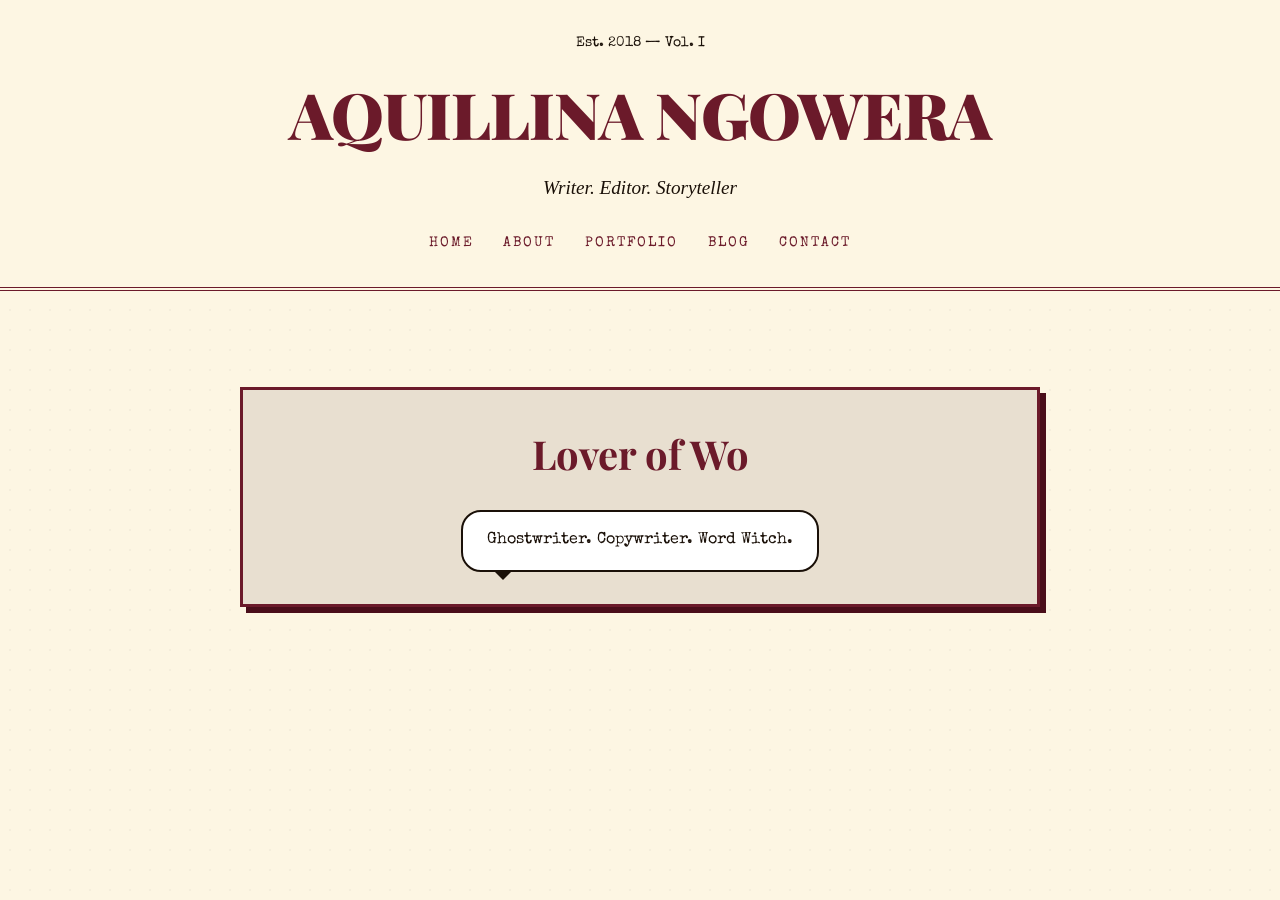
<file: index.html>
<!DOCTYPE html>
<html lang="en">
<head>
  <meta charset="UTF-8">
  <meta name="viewport" content="width=device-width, initial-scale=1.0">
  
  <!-- Basic Website Info -->
  <title>Aquillina Ngowera — Writer & Linguist</title>
  <meta name="description" content="Aquillina Panashe Ngowera is a freelance content writer, ghostwriter and editor.">

  <!-- Favicon (The tiny picture on the browser tab) -->
  <link rel="icon" href="files/profile.png" type="image/png">

  <!-- Social Media Link Preview (WhatsApp, Facebook, LinkedIn) -->
  <meta property="og:title" content="Aquillina Ngowera — Writer & Linguist">
  <meta property="og:description" content="Aquillina Panashe Ngowera is a freelance content writer, ghostwriter and editor.">
  <meta property="og:image" content="https://aquillinawrites.github.io/files/profile.png">
  <meta property="og:url" content="https://aquillinawrites.github.io/">
  <meta property="og:type" content="website">

  <!-- Twitter / Large Image Card Preview -->
  <meta name="twitter:card" content="summary_large_image">
  <meta name="twitter:title" content="Aquillina Ngowera — Writer & Linguist">
  <meta name="twitter:description" content="Aquillina Panashe Ngowera is a freelance content writer, ghostwriter and editor.">
  <meta name="twitter:image" content="https://aquillinawrites.github.io/files/profile.png">

  <!-- Fonts & CSS -->
  <link rel="preconnect" href="https://fonts.googleapis.com">
  <link rel="preconnect" href="https://fonts.gstatic.com" crossorigin>
  <link href="https://fonts.googleapis.com/css2?family=Playfair+Display:wght@400;700;900&family=IM+Fell+English:ital@0;1&family=Special+Elite&display=swap" rel="stylesheet">
  <link rel="stylesheet" href="css/style.css">
  <link rel="stylesheet" href="css/animations.css">
</head>
<body>
  <header class="masthead">
    <div class="masthead-date">Est. 2018 — Vol. I</div>
    <h1 class="masthead-title">AQUILLINA NGOWERA</h1>
    <!-- Updated Font Below to match the classic index feel -->
    <div class="masthead-tagline" style="font-family: 'IM Fell English', serif; font-style: italic; font-size: 1.2rem; margin-bottom: 1.5rem;">Writer. Editor. Storyteller</div>
    <nav class="masthead-nav">
      <a href="index.html">Home</a>
      <a href="about.html">About</a>
      <a href="portfolio.html">Portfolio</a>
      <a href="blog.html">Blog</a>
      <a href="contact.html">Contact</a>
    </nav>
  </header>

  <main class="container">
    <section class="hero scroll-reveal">
      <div class="comic-panel hero-panel text-center">
        <h2 class="hero-headline" id="typewriter-text"></h2>
        <div class="speech-bubble">
          Ghostwriter. Copywriter. Word Witch.
        </div>
      </div>
    </section>
  </main>

  <script src="js/main.js"></script>
  <script src="js/typewriter.js"></script>
</body>
</html>
</file>
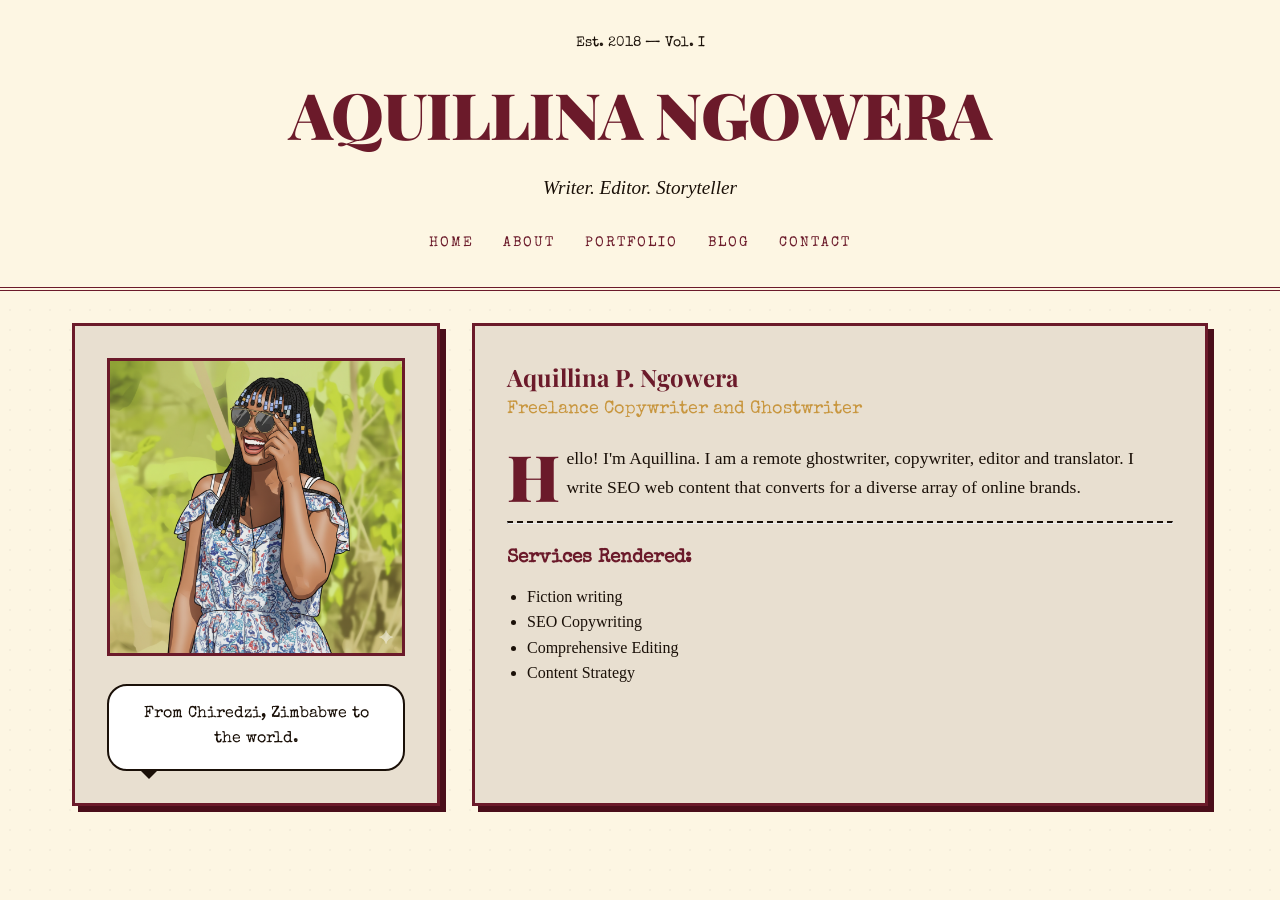
<file: about.html>
<!DOCTYPE html>
<html lang="en">
<head>
  <meta charset="UTF-8">
  <meta name="viewport" content="width=device-width, initial-scale=1.0">
  <title>About — Aquillina Ngowera</title>
  <link rel="preconnect" href="https://fonts.googleapis.com">
  <link href="https://fonts.googleapis.com/css2?family=Playfair+Display:wght@400;700;900&family=IM+Fell+English:ital@0;1&family=Special+Elite&display=swap" rel="stylesheet">
  <link rel="stylesheet" href="css/style.css">
  <link rel="stylesheet" href="css/animations.css">
<!-- Favicon -->
  <link rel="icon" href="files/profile.png" type="image/png">

  <!-- Social Media Link Preview -->
  <meta property="og:title" content="Aquillina Ngowera — Writer & Linguist">
  <meta property="og:description" content="Aquillina Panashe Ngowera is a freelance content writer, ghostwriter and editor.">
  <meta property="og:image" content="https://aquillinawrites.github.io/files/profile.png">
  <meta property="og:url" content="https://aquillinawrites.github.io/">
  <meta property="og:type" content="website">
</head>
<body>
  <header class="masthead">
    <div class="masthead-date">Est. 2018 — Vol. I</div>
    <h1 class="masthead-title">AQUILLINA NGOWERA</h1>
    <div class="masthead-tagline" style="font-family: 'IM Fell English', serif; font-style: italic; font-size: 1.2rem; margin-bottom: 1.5rem;">Writer. Editor. Storyteller</div>
    <nav class="masthead-nav">
      <a href="index.html">Home</a>
      <a href="about.html">About</a>
      <a href="portfolio.html">Portfolio</a>
      <a href="blog.html">Blog</a>
      <a href="contact.html">Contact</a>
    </nav>
  </header>

  <main class="container">
    <div class="about-grid scroll-reveal">
      
      <!-- Image Panel -->
      <div class="comic-panel text-center">
        <img src="files/profile.png" alt="Aquillina P. Ngowera" style="width: 100%; height: auto; border: 3px solid var(--burgundy); object-fit: cover;">
        <div class="speech-bubble" style="margin-top: 20px;">
          From Chiredzi, Zimbabwe to the world.
        </div>
      </div>
      
      <!-- Text Panel -->
      <div class="comic-panel">
        <h2 style="margin-bottom: 0;">Aquillina P. Ngowera</h2>
        <p style="font-family: 'Special Elite', cursive; color: var(--gold); margin-bottom: 20px;">Freelance Copywriter and Ghostwriter</p>
        
        <p class="dropcap">Hello! I'm Aquillina. I am a remote ghostwriter, copywriter, editor and translator. I write SEO web content that converts for a diverse array of online brands.</p>
        
        <hr style="border-top: 2px dashed var(--ink); margin: 20px 0;">
        
        <h3 style="font-family: 'Special Elite';">Services Rendered:</h3>
        <ul style="margin-left: 20px; margin-top: 10px;">
          <li>Fiction writing</li>
          <li>SEO Copywriting</li>
          <li>Comprehensive Editing</li>
          <li>Content Strategy</li>
        </ul>
      </div>

    </div>
  </main>
  <script src="js/main.js"></script>
</body>
</html>
</file>
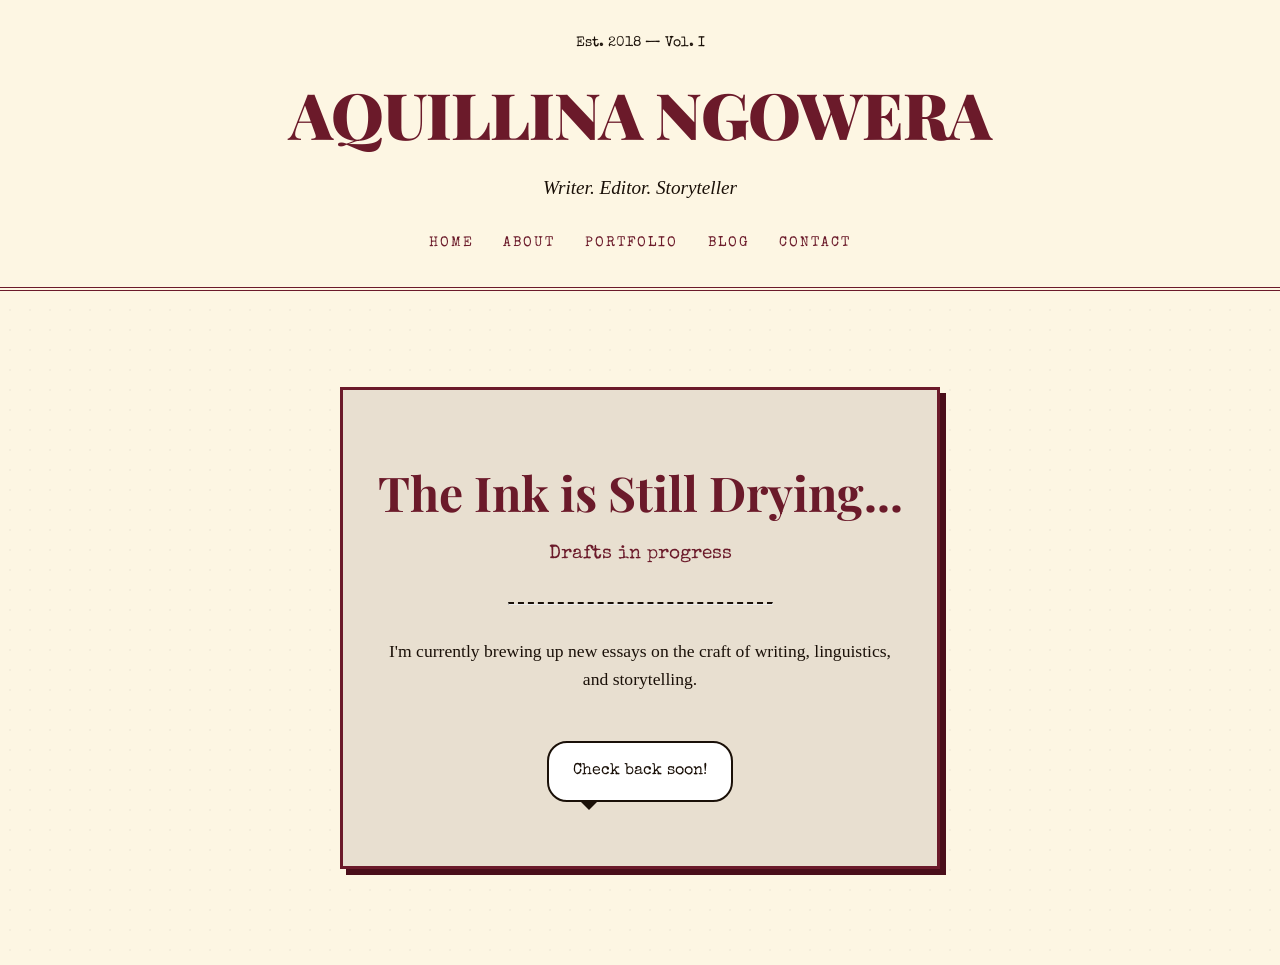
<file: blog.html>
<!DOCTYPE html>
<html lang="en">
<head>
  <meta charset="UTF-8">
  <meta name="viewport" content="width=device-width, initial-scale=1.0">
  <title>Blog — Aquillina Ngowera</title>
  <link rel="preconnect" href="https://fonts.googleapis.com">
  <link href="https://fonts.googleapis.com/css2?family=Playfair+Display:wght@400;700;900&family=IM+Fell+English:ital@0;1&family=Special+Elite&display=swap" rel="stylesheet">
  <link rel="stylesheet" href="https://cdnjs.cloudflare.com/ajax/libs/font-awesome/6.4.0/css/all.min.css">
  <link rel="stylesheet" href="css/style.css">
  <link rel="stylesheet" href="css/animations.css">
<!-- Favicon -->
  <link rel="icon" href="files/profile.png" type="image/png">

  <!-- Social Media Link Preview -->
  <meta property="og:title" content="Aquillina Ngowera — Writer & Linguist">
  <meta property="og:description" content="Aquillina Panashe Ngowera is a freelance content writer, ghostwriter and editor.">
  <meta property="og:image" content="https://aquillinawrites.github.io/files/profile.png">
  <meta property="og:url" content="https://aquillinawrites.github.io/">
  <meta property="og:type" content="website">
</head>
<body>
  <header class="masthead">
    <div class="masthead-date">Est. 2018 — Vol. I</div>
    <h1 class="masthead-title">AQUILLINA NGOWERA</h1>
    <div class="masthead-tagline" style="font-family: 'IM Fell English', serif; font-style: italic; font-size: 1.2rem; margin-bottom: 1.5rem;">Writer. Editor. Storyteller</div>
    <nav class="masthead-nav">
      <a href="index.html">Home</a>
      <a href="about.html">About</a>
      <a href="portfolio.html">Portfolio</a>
      <a href="blog.html">Blog</a>
      <a href="contact.html">Contact</a>
    </nav>
  </header>

  <main class="container text-center">
    <div class="comic-panel scroll-reveal" style="max-width: 600px; margin: 4rem auto; padding: 4rem 2rem;">
      <h2 style="font-size: clamp(2rem, 5vw, 3rem); margin-bottom: 0.5rem;">The Ink is Still Drying...</h2>
      <p style="font-family: 'Special Elite', cursive; color: var(--burgundy); font-size: 1.2rem;">Drafts in progress</p>
      
      <hr style="border-top: 2px dashed var(--ink); margin: 2rem auto; width: 50%;">
      
      <p style="font-size: 1.1rem;">I'm currently brewing up new essays on the craft of writing, linguistics, and storytelling.</p>
      
      <div class="speech-bubble" style="margin-top: 2rem;">
        Check back soon!
      </div>
    </div>
  </main>
  <script src="js/main.js"></script>
</body>
</html>
</file>
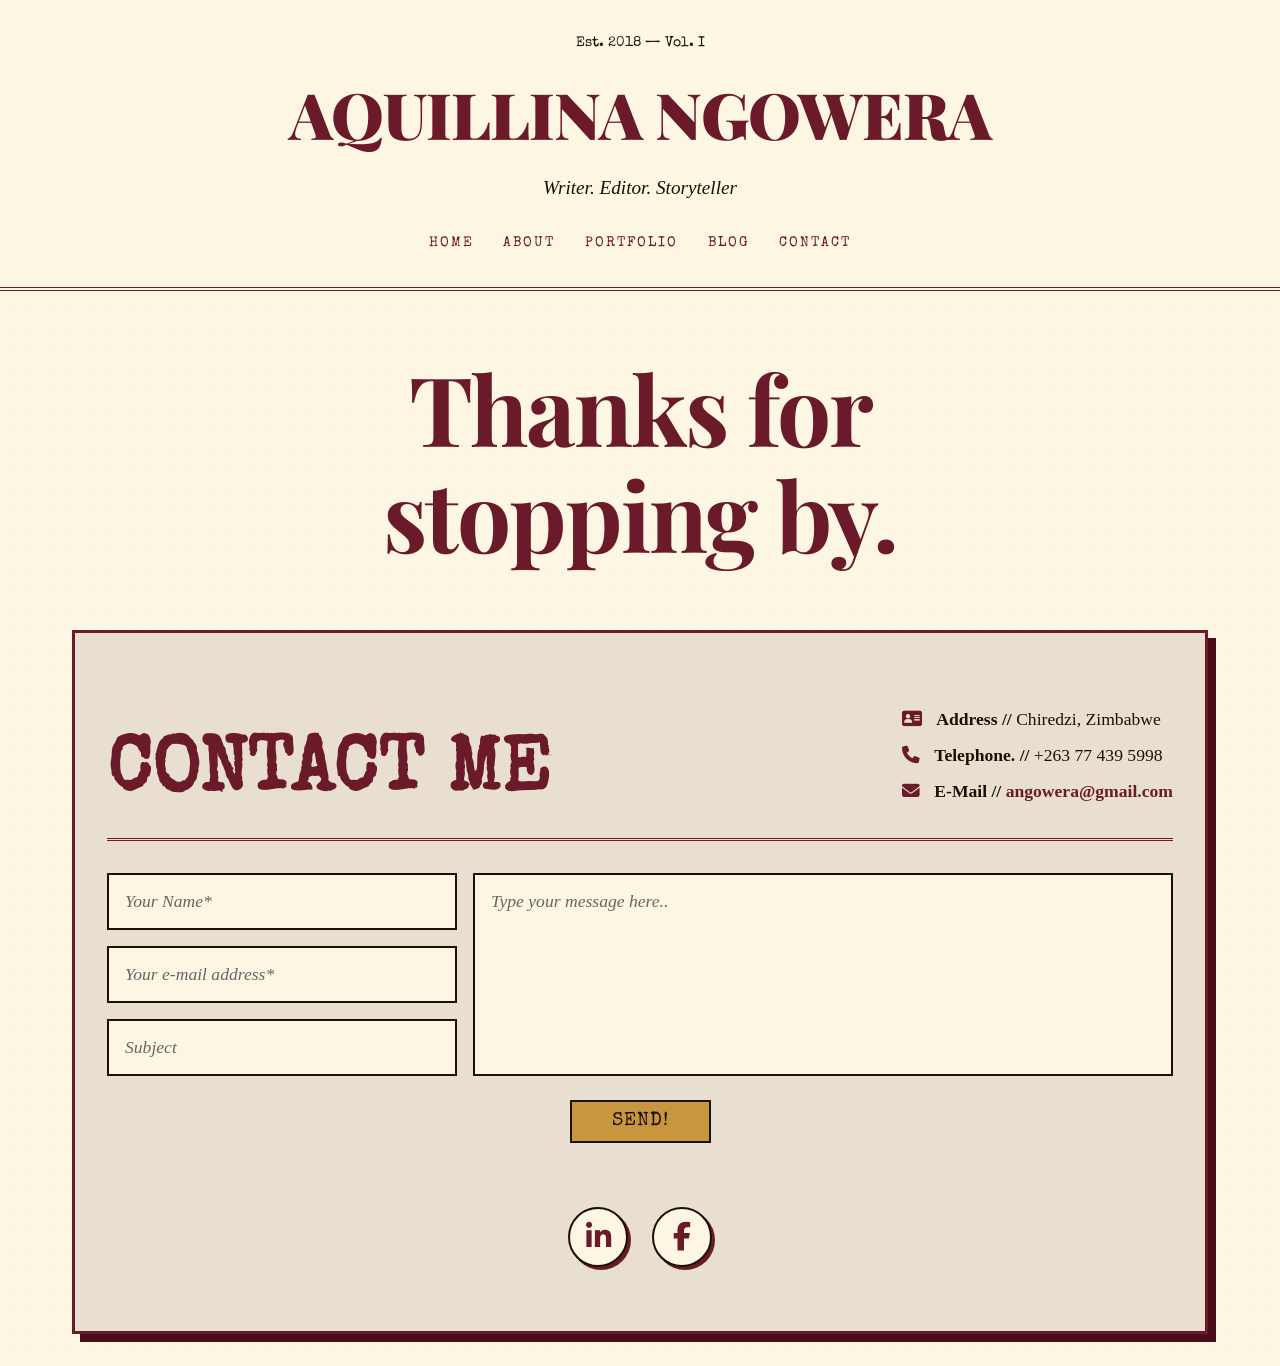
<file: contact.html>
<!DOCTYPE html>
<html lang="en">
<head>
  <meta charset="UTF-8">
  <meta name="viewport" content="width=device-width, initial-scale=1.0">
  <title>Contact — Aquillina Ngowera</title>
  
  <link rel="preconnect" href="https://fonts.googleapis.com">
  <link href="https://fonts.googleapis.com/css2?family=Playfair+Display:wght@400;700;900&family=IM+Fell+English:ital@0;1&family=Special+Elite&display=swap" rel="stylesheet">
  <link rel="stylesheet" href="https://cdnjs.cloudflare.com/ajax/libs/font-awesome/6.4.0/css/all.min.css">
  
  <link rel="stylesheet" href="css/style.css">
  <link rel="stylesheet" href="css/animations.css">

  <style>
    .comic-contact { background-color: var(--newsprint); color: var(--ink); padding: 4rem 2rem; margin-top: 1rem; border: 3px solid var(--burgundy); box-shadow: 8px 8px 0px var(--burgundy-dark); text-align: left; }
    .contact-header { display: flex; justify-content: space-between; align-items: flex-end; border-bottom: 3px double var(--burgundy); padding-bottom: 1.5rem; margin-bottom: 2rem; flex-wrap: wrap; gap: 2rem; }
    .contact-title { font-family: 'Special Elite', cursive; font-size: clamp(3rem, 6vw, 5rem); color: var(--burgundy); line-height: 1; margin: 0; }
    .contact-info p { margin: 0.5rem 0; font-family: 'IM Fell English', serif; font-size: 1.1rem; color: var(--ink); }
    .contact-info i { margin-right: 10px; color: var(--burgundy); }
    .contact-info span { color: var(--burgundy); font-weight: bold; }
    .form-cols { display: grid; grid-template-columns: 1fr 2fr; gap: 1rem; }
    .col-left { display: flex; flex-direction: column; gap: 1rem; }
    .col-left input, .col-right textarea { background-color: var(--cream); border: 2px solid var(--ink); padding: 1rem; font-family: 'IM Fell English', serif; font-size: 1.1rem; color: var(--ink); width: 100%; }
    ::placeholder { color: #666; font-style: italic; }
    .col-right textarea { height: 100%; min-height: 150px; resize: none; }
    .col-left input:focus, .col-right textarea:focus { outline: none; border-color: var(--burgundy); box-shadow: 4px 4px 0px var(--gold); }
    .send-btn { background-color: var(--gold); color: var(--ink); border: 2px solid var(--ink); padding: 0.6rem 2.5rem; font-size: 1.2rem; font-family: 'Special Elite', cursive; margin-top: 1.5rem; cursor: pointer; transition: all 0.3s; letter-spacing: 1px; }
    .send-btn:hover { background-color: var(--burgundy); color: white; transform: translate(-2px, -2px); box-shadow: 4px 4px 0px var(--ink); }
    .social-footer { display: flex; justify-content: center; gap: 1.5rem; margin-top: 4rem; }
    .social-circle { display: flex; align-items: center; justify-content: center; width: 60px; height: 60px; background-color: var(--cream); color: var(--burgundy); border: 2px solid var(--ink); border-radius: 50%; text-decoration: none; font-size: 1.8rem; transition: all 0.3s; box-shadow: 3px 3px 0px var(--burgundy); }
    .social-circle:hover { background-color: var(--burgundy); color: white; transform: translate(-3px, -3px); box-shadow: 6px 6px 0px var(--gold); }
    @media (max-width: 768px) { .form-cols { grid-template-columns: 1fr; } .contact-header { flex-direction: column; align-items: flex-start; } }
  </style>
<!-- Favicon -->
  <link rel="icon" href="files/profile.png" type="image/png">

  <!-- Social Media Link Preview -->
  <meta property="og:title" content="Aquillina Ngowera — Writer & Linguist">
  <meta property="og:description" content="Aquillina Panashe Ngowera is a freelance content writer, ghostwriter and editor.">
  <meta property="og:image" content="https://aquillinawrites.github.io/files/profile.png">
  <meta property="og:url" content="https://aquillinawrites.github.io/">
  <meta property="og:type" content="website">
</head>
<body>
  <header class="masthead">
    <div class="masthead-date">Est. 2018 — Vol. I</div>
    <h1 class="masthead-title">AQUILLINA NGOWERA</h1>
    <div class="masthead-tagline" style="font-family: 'IM Fell English', serif; font-style: italic; font-size: 1.2rem; margin-bottom: 1.5rem;">Writer. Editor. Storyteller</div>
    <nav class="masthead-nav">
      <a href="index.html">Home</a>
      <a href="about.html">About</a>
      <a href="portfolio.html">Portfolio</a>
      <a href="blog.html">Blog</a>
      <a href="contact.html">Contact</a>
    </nav>
  </header>

  <main class="container text-center">
    
    <div class="scroll-reveal" style="margin: 2rem 0 4rem;">
      <h2 style="font-size: clamp(3.5rem, 8vw, 6rem); font-family: 'Playfair Display', serif; color: var(--burgundy); line-height: 1.1; letter-spacing: -2px;">Thanks for <br>stopping by.</h2>
    </div>

    <section class="comic-contact scroll-reveal">
      <div class="contact-header">
        <h2 class="contact-title">CONTACT ME</h2>
        <div class="contact-info">
          <p><i class="fa-solid fa-address-card"></i> <strong>Address //</strong> Chiredzi, Zimbabwe</p>
          <p><i class="fa-solid fa-phone"></i> <strong>Telephone. //</strong> +263 77 439 5998</p>
          <p><i class="fa-solid fa-envelope"></i> <strong>E-Mail //</strong> <span>angowera@gmail.com</span></p>
        </div>
      </div>

      <!-- Notice the link below is now perfectly formatted! -->
      <form action="https://formspree.io/f/maqvnjob" method="POST" class="contact-form">
        <div class="form-cols">
          <div class="col-left">
            <input type="text" name="name" placeholder="Your Name*" required>
            <input type="email" name="email" placeholder="Your e-mail address*" required>
            <input type="text" name="subject" placeholder="Subject">
          </div>
          <div class="col-right">
            <textarea name="message" placeholder="Type your message here.." required></textarea>
          </div>
        </div>
        <div style="text-align: center;">
          <button type="submit" class="send-btn">SEND!</button>
        </div>
      </form>

      <div class="social-footer">
        <a href="https://www.linkedin.com/in/aquillina-panashe-ngowera/" target="_blank" class="social-circle"><i class="fa-brands fa-linkedin-in"></i></a>
        <a href="https://www.facebook.com/aqua.ngowera" target="_blank" class="social-circle"><i class="fa-brands fa-facebook-f"></i></a>
      </div>
    </section>

  </main>
  
  <script src="js/main.js"></script>
</body>
</html>
</file>
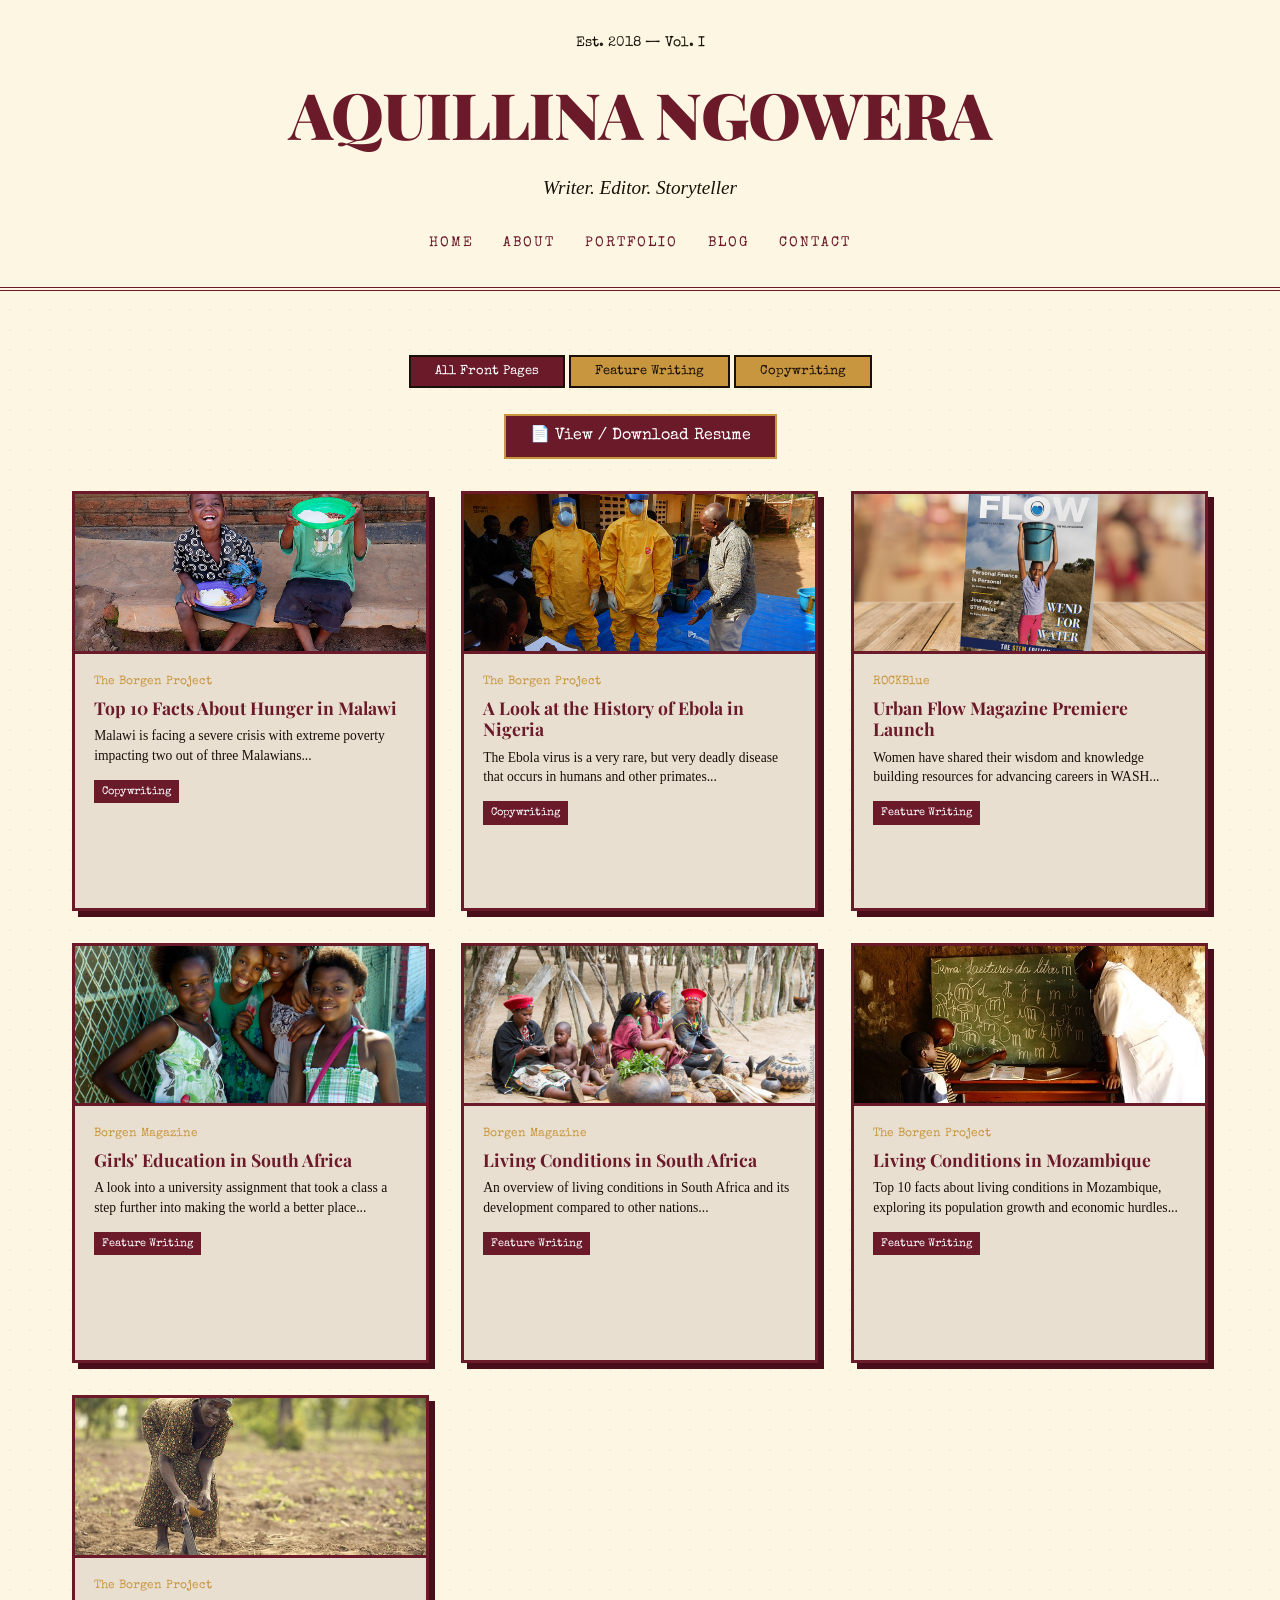
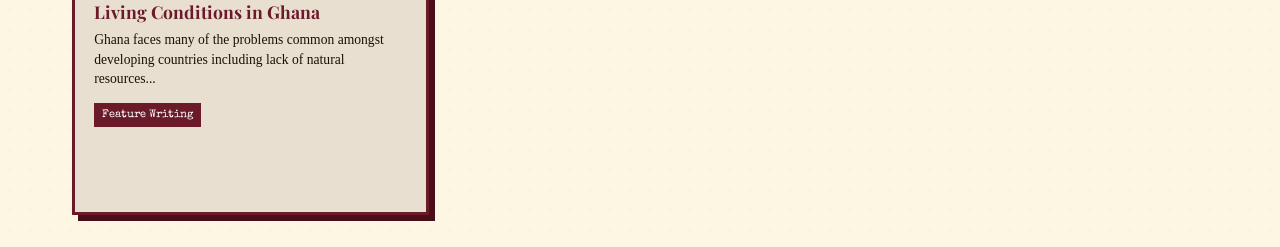
<file: portfolio.html>
<!DOCTYPE html>
<html lang="en">
<head>
  <meta charset="UTF-8">
  <meta name="viewport" content="width=device-width, initial-scale=1.0">
  <title>Portfolio — Aquillina Ngowera</title>
  <link rel="preconnect" href="https://fonts.googleapis.com">
  <link href="https://fonts.googleapis.com/css2?family=Playfair+Display:wght@400;700;900&family=IM+Fell+English:ital@0;1&family=Special+Elite&display=swap" rel="stylesheet">
  <link rel="stylesheet" href="css/style.css">
  <link rel="stylesheet" href="css/animations.css">
  <style>
    /* Special adjustments to fit images perfectly into the comic cards */
    .portfolio-card { height: 420px; }
    .card-front.comic-panel { padding: 0; overflow: hidden; display: flex; flex-direction: column; }
    .card-front img { width: 100%; height: 160px; object-fit: cover; border-bottom: 3px solid var(--burgundy); }
    .card-content { padding: 1.2rem; text-align: left; flex-grow: 1; position: relative; }
    .card-content h3 { font-size: 1.1rem; margin-bottom: 0.5rem; line-height: 1.2; }
    .card-content p { font-size: 0.85rem; line-height: 1.4; margin-bottom: 0; }
    .pub-stamp { font-size: 0.75rem; margin-bottom: 5px; }
    .category-tag { position: relative; display: inline-block; bottom: auto; left: auto; margin-top: 15px; }
  </style>
<!-- Favicon -->
  <link rel="icon" href="files/profile.png" type="image/png">

  <!-- Social Media Link Preview -->
  <meta property="og:title" content="Aquillina Ngowera — Writer & Linguist">
  <meta property="og:description" content="Aquillina Panashe Ngowera is a freelance content writer, ghostwriter and editor.">
  <meta property="og:image" content="https://aquillinawrites.github.io/files/profile.png">
  <meta property="og:url" content="https://aquillinawrites.github.io/">
  <meta property="og:type" content="website">
</head>
<body>
  <header class="masthead">
    <div class="masthead-date">Est. 2018 — Vol. I</div>
    <h1 class="masthead-title">AQUILLINA NGOWERA</h1>
    <div class="masthead-tagline" style="font-family: 'IM Fell English', serif; font-style: italic; font-size: 1.2rem; margin-bottom: 1.5rem;">Writer. Editor. Storyteller</div>
    <nav class="masthead-nav">
      <a href="index.html">Home</a>
      <a href="about.html">About</a>
      <a href="portfolio.html">Portfolio</a>
      <a href="blog.html">Blog</a>
      <a href="contact.html">Contact</a>
    </nav>
  </header>

  <main class="container text-center">
    <div class="filters" style="margin: 2rem 0;">
      <button class="filter-btn active" data-category="all">All Front Pages</button>
      <button class="filter-btn" data-category="feature">Feature Writing</button>
      <button class="filter-btn" data-category="copy">Copywriting</button>
      <br><br>
      <a href="resume.html" class="read-btn" style="display: inline-block; background: var(--burgundy); color: white; border-color: var(--gold);">📄 View / Download Resume</a>
    </div>

    <div class="portfolio-grid scroll-reveal">

      <!-- Copywriting 1 -->
      <div class="portfolio-card blog-card" data-category="copy">
        <div class="card-inner">
          <div class="card-front comic-panel">
            <img src="files/malawi.png" alt="Hunger in Malawi">
            <div class="card-content">
              <div class="pub-stamp">The Borgen Project</div>
              <h3>Top 10 Facts About Hunger in Malawi</h3>
              <p>Malawi is facing a severe crisis with extreme poverty impacting two out of three Malawians...</p>
              <span class="category-tag">Copywriting</span>
            </div>
          </div>
          <div class="card-back">
            <p>Read the full piece.</p>
            <a href="https://borgenproject.org/top-10-facts-about-hunger-in-malawi/" target="_blank" rel="noopener noreferrer" class="read-btn">Read Article →</a>
          </div>
        </div>
      </div>

      <!-- Copywriting 2 -->
      <div class="portfolio-card blog-card" data-category="copy">
        <div class="card-inner">
          <div class="card-front comic-panel">
            <img src="files/ebola.png" alt="Ebola in Nigeria">
            <div class="card-content">
              <div class="pub-stamp">The Borgen Project</div>
              <h3>A Look at the History of Ebola in Nigeria</h3>
              <p>The Ebola virus is a very rare, but very deadly disease that occurs in humans and other primates...</p>
              <span class="category-tag">Copywriting</span>
            </div>
          </div>
          <div class="card-back">
            <p>Read the full piece.</p>
            <a href="https://borgenproject.org/a-look-at-the-history-of-ebola-in-nigeria/" target="_blank" rel="noopener noreferrer" class="read-btn">Read Article →</a>
          </div>
        </div>
      </div>

      <!-- Feature 1 -->
      <div class="portfolio-card blog-card" data-category="feature">
        <div class="card-inner">
          <div class="card-front comic-panel">
            <img src="files/urban.png" alt="Urban Flow Magazine">
            <div class="card-content">
              <div class="pub-stamp">ROCKBlue</div>
              <h3>Urban Flow Magazine Premiere Launch</h3>
              <p>Women have shared their wisdom and knowledge building resources for advancing careers in WASH...</p>
              <span class="category-tag">Feature Writing</span>
            </div>
          </div>
          <div class="card-back">
            <p>Read the full feature.</p>
            <a href="https://www.rockblue.org/the-womens-utility-leadership-in-urban-wash-wuluw-initiative-has-launched-the-first-ever-issue-of-our-publication-urban-flow-magazine/" target="_blank" rel="noopener noreferrer" class="read-btn">Read Article →</a>
          </div>
        </div>
      </div>

      <!-- Feature 2 -->
      <div class="portfolio-card blog-card" data-category="feature">
        <div class="card-inner">
          <div class="card-front comic-panel">
            <img src="files/girls-sa.png" alt="Girls Education in South Africa">
            <div class="card-content">
              <div class="pub-stamp">Borgen Magazine</div>
              <h3>Girls' Education in South Africa</h3>
              <p>A look into a university assignment that took a class a step further into making the world a better place...</p>
              <span class="category-tag">Feature Writing</span>
            </div>
          </div>
          <div class="card-back">
            <p>Read the full feature.</p>
            <a href="https://www.borgenmagazine.com/girls-education-in-south-africa/" target="_blank" rel="noopener noreferrer" class="read-btn">Read Article →</a>
          </div>
        </div>
      </div>

      <!-- Feature 3 -->
      <div class="portfolio-card blog-card" data-category="feature">
        <div class="card-inner">
          <div class="card-front comic-panel">
            <img src="files/living-sa.png" alt="Living Conditions in South Africa">
            <div class="card-content">
              <div class="pub-stamp">Borgen Magazine</div>
              <h3>Living Conditions in South Africa</h3>
              <p>An overview of living conditions in South Africa and its development compared to other nations...</p>
              <span class="category-tag">Feature Writing</span>
            </div>
          </div>
          <div class="card-back">
            <p>Read the full feature.</p>
            <a href="https://www.borgenmagazine.com/living-conditions-in-south-africa/" target="_blank" rel="noopener noreferrer" class="read-btn">Read Article →</a>
          </div>
        </div>
      </div>

      <!-- Feature 4 -->
      <div class="portfolio-card blog-card" data-category="feature">
        <div class="card-inner">
          <div class="card-front comic-panel">
            <img src="files/mozambique.png" alt="Living Conditions in Mozambique">
            <div class="card-content">
              <div class="pub-stamp">The Borgen Project</div>
              <h3>Living Conditions in Mozambique</h3>
              <p>Top 10 facts about living conditions in Mozambique, exploring its population growth and economic hurdles...</p>
              <span class="category-tag">Feature Writing</span>
            </div>
          </div>
          <div class="card-back">
            <p>Read the full piece.</p>
            <a href="https://borgenproject.org/top-10-facts-about-living-conditions-in-mozambique/" target="_blank" rel="noopener noreferrer" class="read-btn">Read Article →</a>
          </div>
        </div>
      </div>

      <!-- Feature 5 -->
      <div class="portfolio-card blog-card" data-category="feature">
        <div class="card-inner">
          <div class="card-front comic-panel">
            <img src="files/ghana.png" alt="Living Conditions in Ghana">
            <div class="card-content">
              <div class="pub-stamp">The Borgen Project</div>
              <h3>Living Conditions in Ghana</h3>
              <p>Ghana faces many of the problems common amongst developing countries including lack of natural resources...</p>
              <span class="category-tag">Feature Writing</span>
            </div>
          </div>
          <div class="card-back">
            <p>Read the full piece.</p>
            <a href="https://borgenproject.org/top-10-facts-about-living-conditions-in-ghana/" target="_blank" rel="noopener noreferrer" class="read-btn">Read Article →</a>
          </div>
        </div>
      </div>

    </div>
  </main>
  <script src="js/main.js"></script>
</body>
</html>
</file>
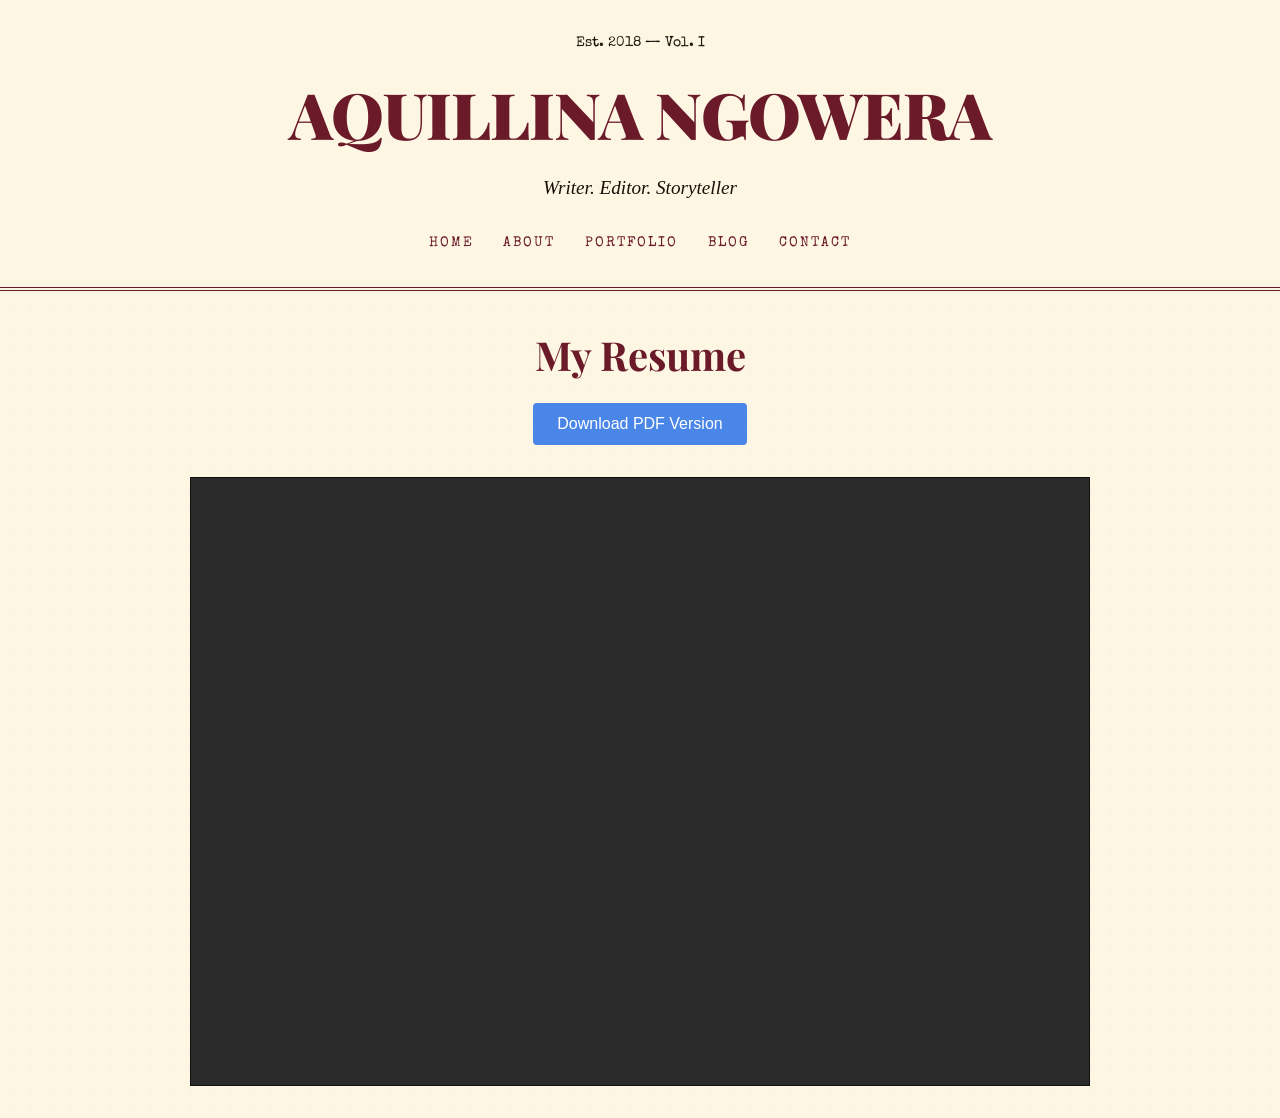
<file: resume.html>
<!DOCTYPE html>
<html lang="en">
<head>
  <meta charset="UTF-8">
  <meta name="viewport" content="width=device-width, initial-scale=1.0">
  <title>Resume — Aquillina Ngowera</title>
  <link rel="preconnect" href="https://fonts.googleapis.com">
  <link href="https://fonts.googleapis.com/css2?family=Playfair+Display:wght@400;700;900&family=IM+Fell+English:ital@0;1&family=Special+Elite&display=swap" rel="stylesheet">
  <link rel="stylesheet" href="css/style.css">
  <link rel="stylesheet" href="css/animations.css">
<!-- Favicon -->
  <link rel="icon" href="files/profile.png" type="image/png">

  <!-- Social Media Link Preview -->
  <meta property="og:title" content="Aquillina Ngowera — Writer & Linguist">
  <meta property="og:description" content="Aquillina Panashe Ngowera is a freelance content writer, ghostwriter and editor.">
  <meta property="og:image" content="https://aquillinawrites.github.io/files/profile.png">
  <meta property="og:url" content="https://aquillinawrites.github.io/">
  <meta property="og:type" content="website">
</head>
<body>
  <header class="masthead">
    <div class="masthead-date">Est. 2018 — Vol. I</div>
    <h1 class="masthead-title">AQUILLINA NGOWERA</h1>
    <div class="masthead-tagline" style="font-family: 'IM Fell English', serif; font-style: italic; font-size: 1.2rem; margin-bottom: 1.5rem;">Writer. Editor. Storyteller</div>
    <nav class="masthead-nav">
      <a href="index.html">Home</a>
      <a href="about.html">About</a>
      <a href="portfolio.html">Portfolio</a>
      <a href="blog.html">Blog</a>
      <a href="contact.html">Contact</a>
    </nav>
  </header>

  <main class="container text-center scroll-reveal">
    <h2 style="font-size: 2.5rem; margin-bottom: 1rem;">My Resume</h2>

    <!-- Download Button -->
    <a href="files/resume.pdf" download class="read-btn" style="display: inline-block; margin-bottom: 2rem; background: #4a86e8; color: white; border: none; border-radius: 4px; font-family: sans-serif; text-transform: none; letter-spacing: 0;">
      Download PDF Version
    </a>

    <!-- PDF Viewer (Dark Background) -->
    <div style="background-color: #2b2b2b; padding: 0; border: 1px solid #111; max-width: 900px; margin: 0 auto;">
      <iframe src="files/resume.pdf" width="100%" height="600px" style="border: none;">
        <p style="color: white; padding: 2rem;">Your browser does not support viewing PDFs natively. <br><br> <a href="files/resume.pdf" style="color: #4a86e8;">Click here to download the PDF</a>.</p>
      </iframe>
    </div>
  </main>

  <script src="js/main.js"></script>
</body>
</html>
</file>
<file: css/style.css>
:root {
  --burgundy:      #6B1A2A;   /* Primary — deep ink burgundy */
  --burgundy-dark: #4A0E1A;   /* Hover states, shadows */
  --burgundy-light:#F9F0F2;   /* Backgrounds, panels */
  --cream:         #FDF6E3;   /* Page background */
  --ink:           #1A1008;   /* Body text */
  --gold:          #C8963E;   /* Accent, borders, stars */
  --newsprint:     #E8DFD0;   /* Panel backgrounds */
}

* { box-sizing: border-box; margin: 0; padding: 0; }

body {
  background-color: var(--cream);
  background-image: radial-gradient(circle, #00000008 1px, transparent 1px);
  background-size: 20px 20px;
  font-family: 'IM Fell English', serif;
  color: var(--ink);
  line-height: 1.6;
}

h1, h2, h3 { font-family: 'Playfair Display', serif; color: var(--burgundy); }
p { margin-bottom: 1rem; font-size: 1.1rem; }

.container { max-width: 1200px; margin: 0 auto; padding: 2rem; }
.text-center { text-align: center; }

/* MASTHEAD / NAV */
.masthead {
  text-align: center;
  border-bottom: 4px double var(--burgundy);
  padding: 2rem 1rem;
  background: var(--cream);
}
.masthead-date { font-family: 'Special Elite', cursive; font-size: 0.9rem; }
.masthead-title {
  font-size: clamp(2rem, 6vw, 4rem);
  font-weight: 900;
  letter-spacing: -1px;
  text-transform: uppercase;
  margin: 0.5rem 0;
}
.masthead-tagline { font-style: italic; margin-bottom: 1.5rem; }
.masthead-nav a {
  font-family: 'Special Elite', cursive;
  color: var(--burgundy);
  text-decoration: none;
  margin: 0 0.8rem;
  text-transform: uppercase;
  letter-spacing: 2px;
  font-size: 0.85rem;
  transition: color 0.3s;
}
.masthead-nav a:hover { color: var(--gold); }

/* COMIC PANELS */
.comic-panel {
  border: 3px solid var(--burgundy);
  box-shadow: 6px 6px 0px var(--burgundy-dark);
  background: var(--newsprint);
  padding: 2rem;
  position: relative;
  transition: transform 0.3s;
}
.comic-panel:hover {
  transform: translate(-3px, -3px);
  box-shadow: 9px 9px 0px var(--burgundy-dark);
}

/* HERO SECTION */
.hero { margin: 4rem auto; max-width: 800px; }
.hero-headline { font-size: 2.5rem; min-height: 4rem; }

/* SPEECH BUBBLE */
.speech-bubble {
  background: white;
  border: 2px solid var(--ink);
  border-radius: 20px;
  padding: 1rem 1.5rem;
  display: inline-block;
  position: relative;
  font-family: 'Special Elite', cursive;
  margin-top: 1.5rem;
}
.speech-bubble::after {
  content: ''; position: absolute;
  bottom: -20px; left: 30px;
  border: 10px solid transparent;
  border-top-color: var(--ink);
}

/* ABOUT PAGE */
.about-grid { display: grid; grid-template-columns: 1fr 2fr; gap: 2rem; }
.dropcap::first-letter {
  font-family: 'Playfair Display', serif;
  font-size: 4rem; font-weight: 900; float: left;
  line-height: 1; padding-right: 0.1em;
  color: var(--burgundy);
}

/* PORTFOLIO / BLOG GRIDS */
.portfolio-grid {
  display: grid; grid-template-columns: repeat(auto-fit, minmax(300px, 1fr)); gap: 2rem;
}

/* PORTFOLIO CARD FLIP */
.portfolio-card { perspective: 1000px; height: 280px; cursor: pointer; }
.card-inner {
  transition: transform 0.6s; transform-style: preserve-3d;
  position: relative; height: 100%;
}
.portfolio-card:hover .card-inner { transform: rotateY(180deg); }
.card-front, .card-back {
  position: absolute; width: 100%; height: 100%; backface-visibility: hidden;
}
.card-back {
  background: var(--burgundy); color: white;
  transform: rotateY(180deg);
  display: flex; flex-direction: column; justify-content: center; align-items: center;
  border: 3px solid var(--gold); box-shadow: 6px 6px 0px var(--burgundy-dark);
}
.pub-stamp { font-family: 'Special Elite'; font-size: 0.8rem; margin-bottom: 10px; color: var(--gold); }
.category-tag { font-family: 'Special Elite'; font-size: 0.7rem; background: var(--burgundy); color: white; padding: 3px 8px; position: absolute; bottom: 15px; left: 15px; }

/* BUTTONS & FORMS */
.read-btn, .filter-btn {
  background: var(--gold); color: var(--ink);
  padding: 0.5rem 1.5rem; font-family: 'Special Elite', cursive;
  text-decoration: none; border: 2px solid var(--ink);
  transition: 0.3s;
}
.read-btn:hover, .filter-btn:hover, .filter-btn.active { background: var(--burgundy); color: white; }
.form-input {
  padding: 1rem; border: 2px solid var(--ink);
  background: var(--cream); font-family: 'IM Fell English', serif; font-size: 1.1rem;
}

@media (max-width: 768px) {
  .about-grid { grid-template-columns: 1fr; }
  .masthead-nav a { display: block; margin: 0.5rem 0; }
}
</file>
<file: css/animations.css>
@keyframes printIn {
  from { opacity: 0; transform: translateY(30px) scale(0.97); }
  to   { opacity: 1; transform: translateY(0)   scale(1); }
}

.comic-panel {
  animation: printIn 0.5s ease forwards;
  opacity: 0;
}
.comic-panel:nth-child(1) { animation-delay: 0.1s; }
.comic-panel:nth-child(2) { animation-delay: 0.2s; }
.comic-panel:nth-child(3) { animation-delay: 0.3s; }
.comic-panel:nth-child(4) { animation-delay: 0.4s; }

@keyframes inkDrop {
  from { opacity: 0; filter: blur(4px); }
  to   { opacity: 1; filter: blur(0); }
}

.masthead-title {
  animation: inkDrop 1s ease forwards;
}

.scroll-reveal {
  opacity: 0;
  transform: translateY(40px);
  transition: opacity 0.6s ease, transform 0.6s ease;
}

.scroll-reveal.visible {
  opacity: 1;
  transform: translateY(0);
}
</file>
